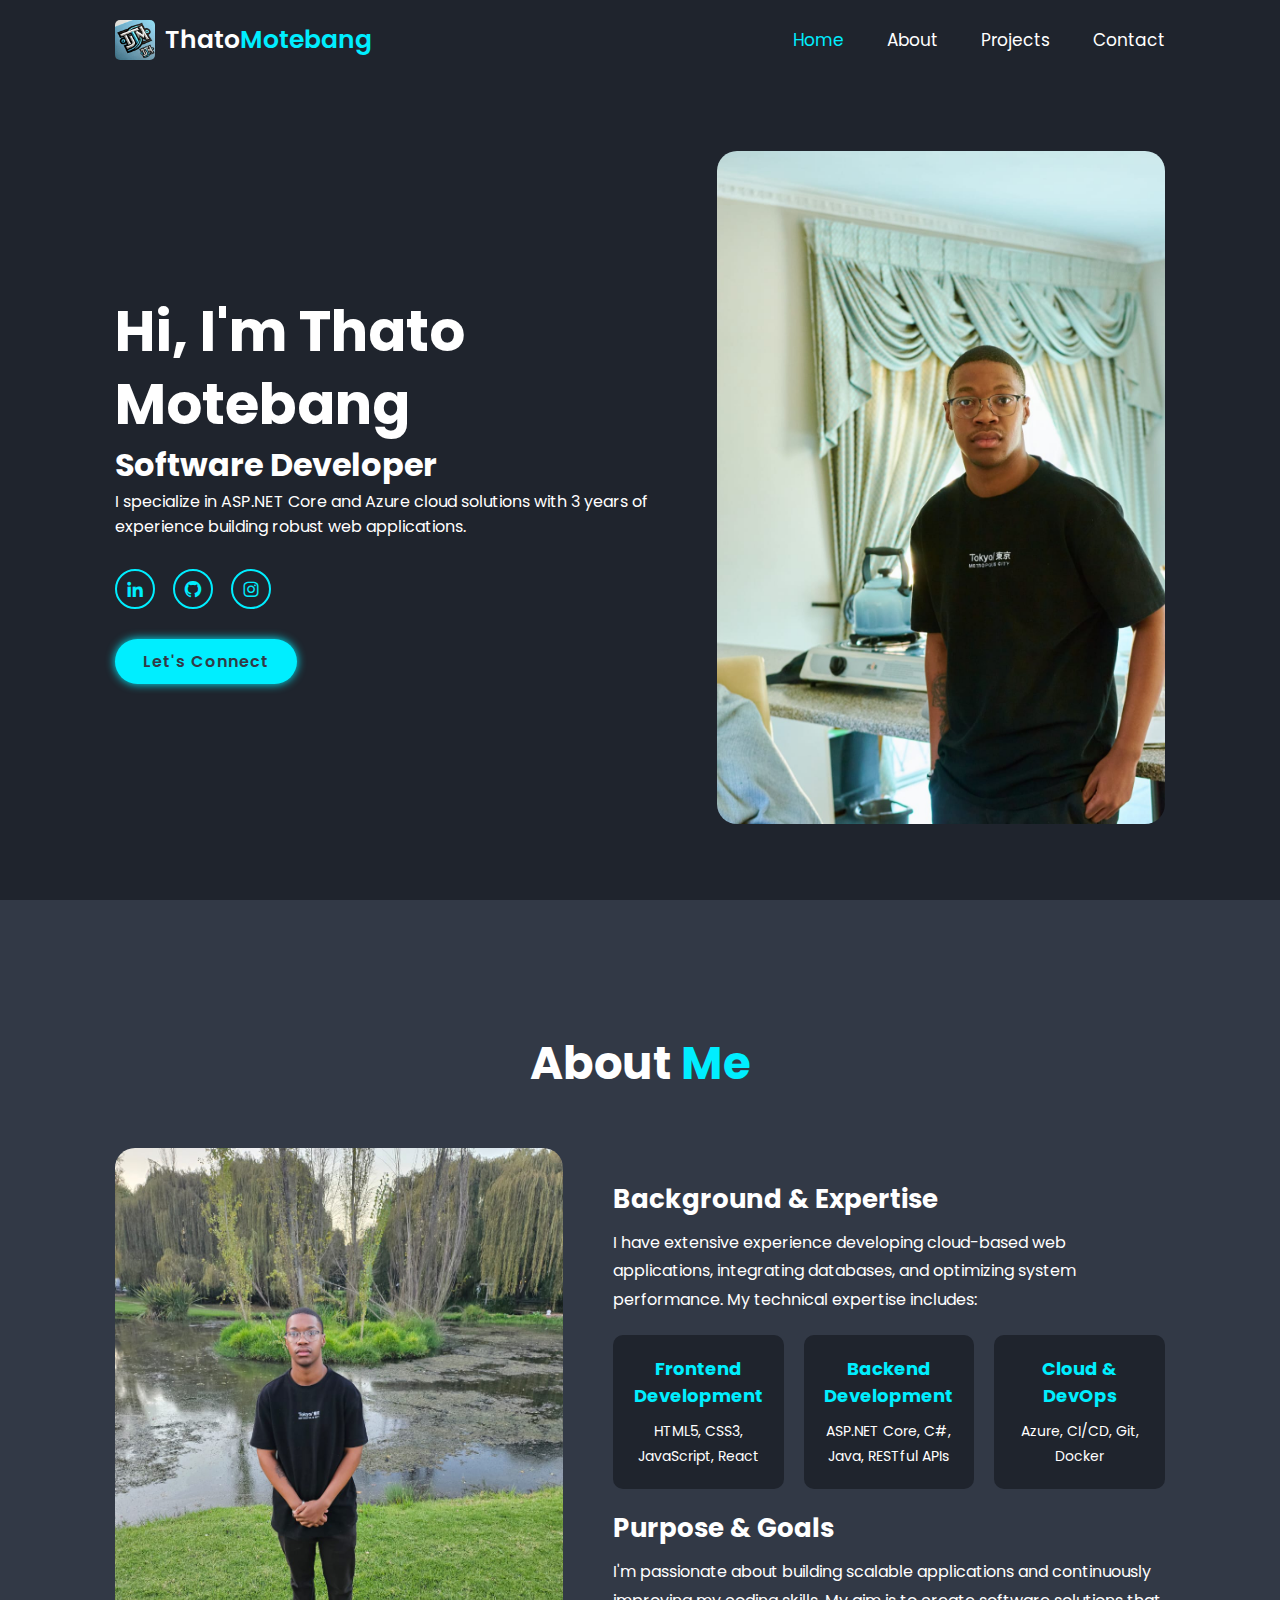
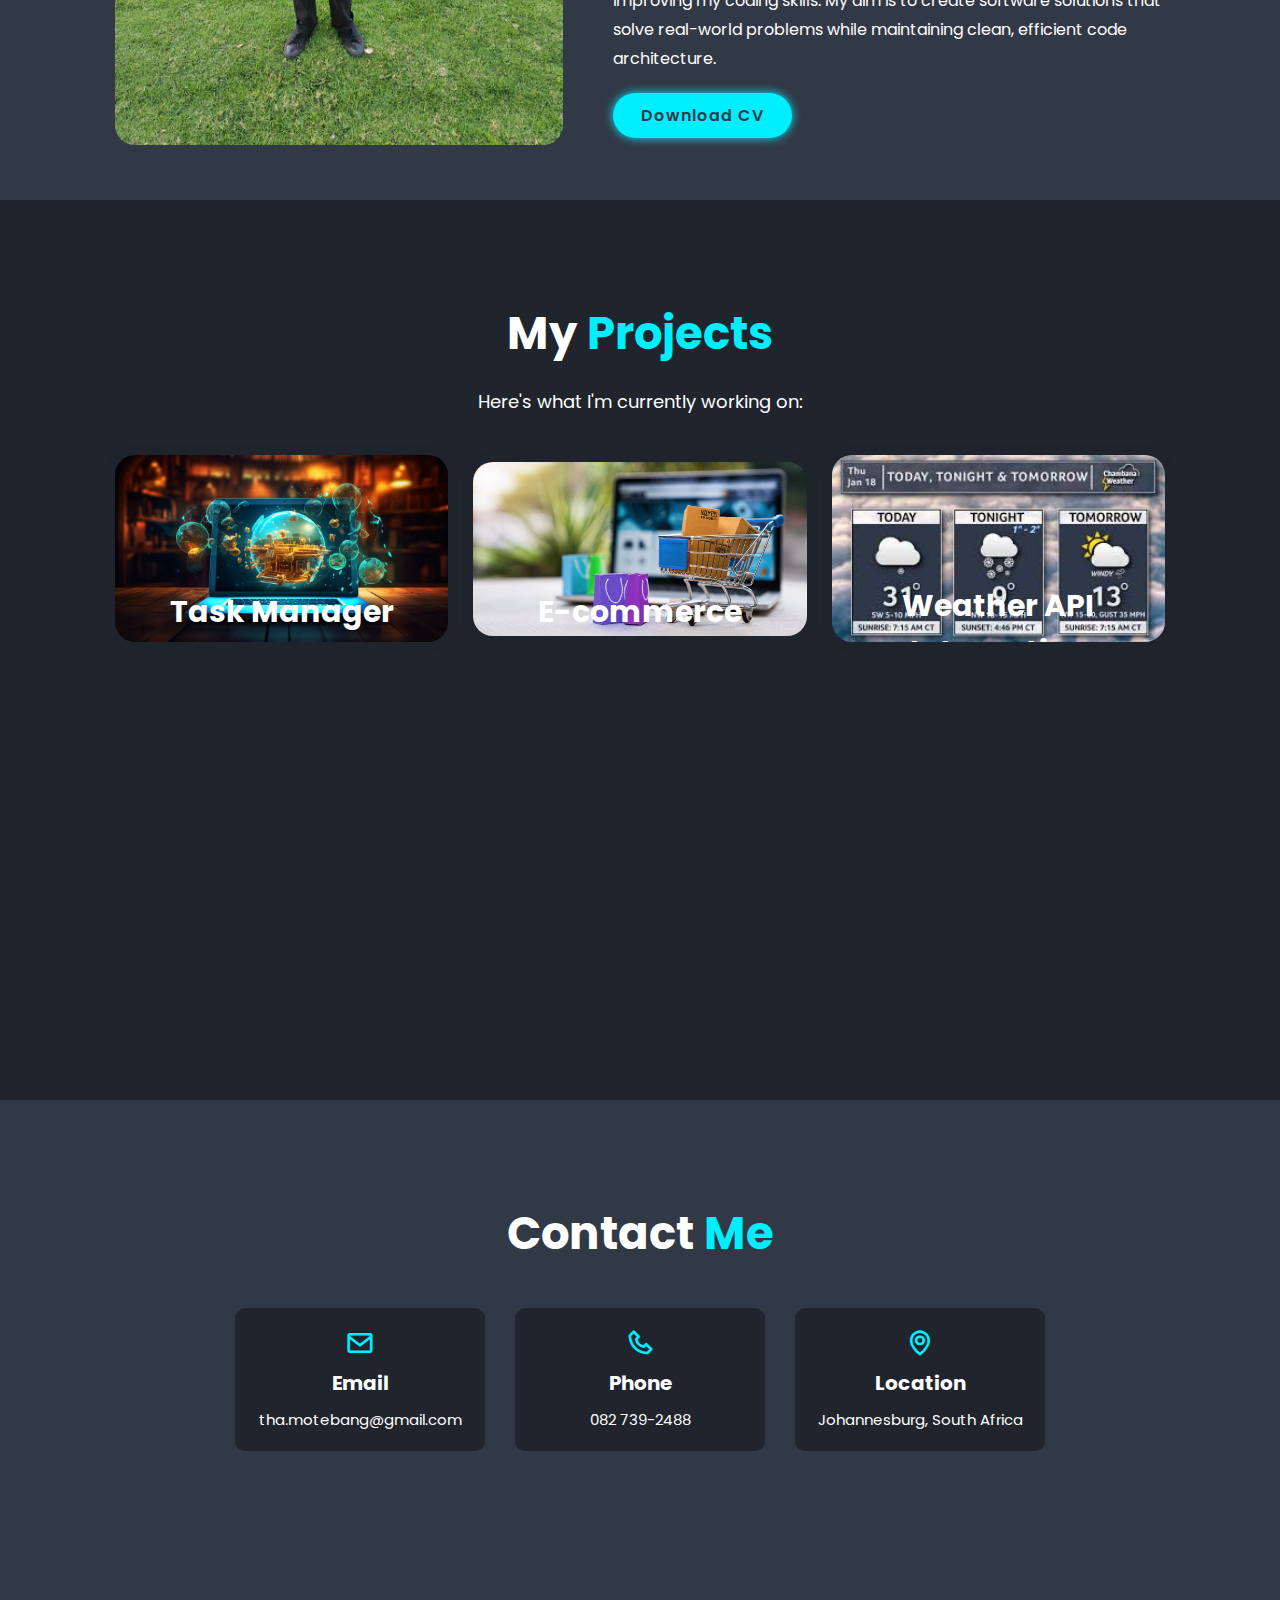
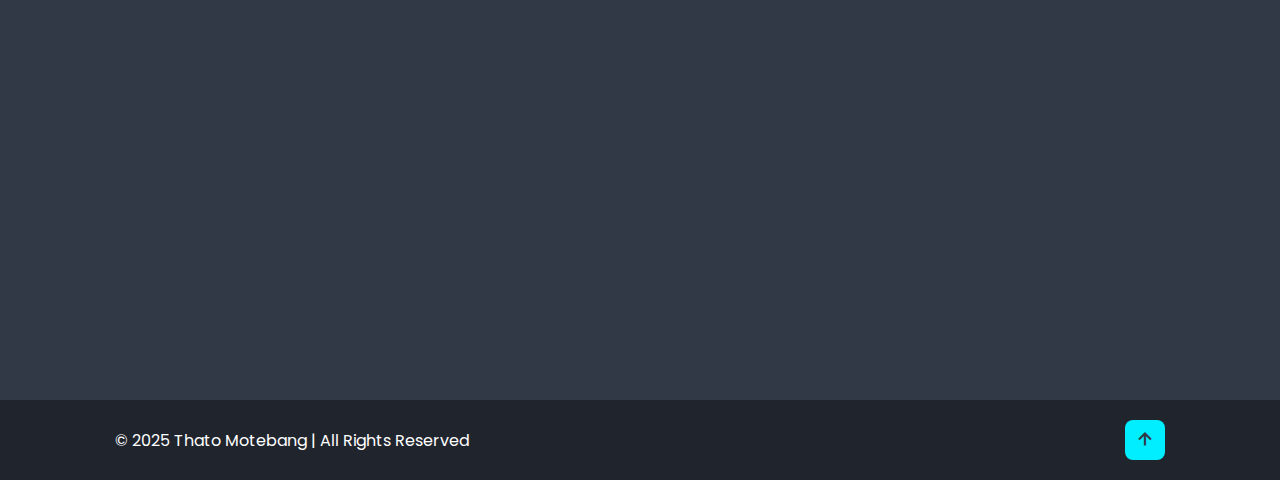
<file: index.html>
<!DOCTYPE html>
<html lang="en">
<head>
    <meta charset="utf-8">
    <meta name="viewport" content="width=device-width, initial-scale=1.0">
    <title>Thato Motebang Portfolio</title>
    <link rel="stylesheet" href="style.css">
    <link href='https://unpkg.com/boxicons@2.1.4/css/boxicons.min.css' rel='stylesheet'>
</head>
<body>
    <header class="header">
        <a href="#home" class="logo">
            <img src="logo.jpg" alt="Thato Motebang Logo">
            Thato
            <span>Motebang</span>
        </a>
        <i class='bx bx-menu' id="menu-icon"></i>
        <nav class="navbar">
            <a href="#home" class="active">Home</a>
            <a href="#about">About</a>
            <a href="#projects">Projects</a>
            <a href="#contact">Contact</a>
        </nav>
    </header>

    <!-- Home Section -->
    <section class="home" id="home">
        <div class="home-content">
            <h1>Hi, I'm Thato Motebang</h1>
            <h3>Software Developer</h3>
            <p>I specialize in ASP.NET Core and Azure cloud solutions with 3 years of experience building robust web applications.</p>
            <div class="social-media">
                <a href="https://linkedin.com/in/thato-motebang-128698328" target="_blank"><i class='bx bxl-linkedin'></i></a>
                <a href="https://github.com/Tjthegod2003" target="_blank"><i class='bx bxl-github'></i></a>
                <a href="https://instagram.com/its_thato_again/" target="_blank"><i class='bx bxl-instagram'></i></a>
            </div>
            <a href="#contact" class="btn">Let's Connect</a>
        </div>
        <div class="home-img">
            <img src="profile-photo.jpg" alt="Thato Motebang">
        </div>
    </section>

    <!-- About Section -->
    <section class="about" id="about">
        <h2 class="heading">About <span>Me</span></h2>
        <div class="about-content">
            <div class="about-img">
                <img src="about-photo.jpg" alt="About Thato Motebang">
            </div>
            <div class="about-text">
                <h3>Background & Expertise</h3>
                <p>I have extensive experience developing cloud-based web applications, integrating databases, and optimizing system performance. My technical expertise includes:</p>
                <div class="skills">
                    <div class="skill-item">
                        <h4>Frontend Development</h4>
                        <p>HTML5, CSS3, JavaScript, React</p>
                    </div>
                    <div class="skill-item">
                        <h4>Backend Development</h4>
                        <p>ASP.NET Core, C#, Java, RESTful APIs</p>
                    </div>
                    <div class="skill-item">
                        <h4>Cloud & DevOps</h4>
                        <p>Azure, CI/CD, Git, Docker</p>
                    </div>
                </div>
                <h3>Purpose & Goals</h3>
                <p>I'm passionate about building scalable applications and continuously improving my coding skills. My aim is to create software solutions that solve real-world problems while maintaining clean, efficient code architecture.</p>
                <a href="THATO MOTEBANG CV latest.pdf" class="btn">Download CV</a>
            </div>
        </div>
    </section>

    <!-- Projects Section -->
    <section class="projects" id="projects">
        <h2 class="heading">My <span>Projects</span></h2>
        <p class="section-description">Here's what I'm currently working on:</p>
        <div class="projects-container">
            <div class="project-box">
                <img src="project1.jpg" alt="Task Manager Project">
                <div class="project-layer">
                    <h4>Task Manager Application</h4>
                    <p>Currently building a Java-based task manager application with SQLite integration and advanced file handling capabilities.</p>
                    <div class="project-tech">
                        <span>Java</span>
                        <span>SQLite</span>
                        <span>JavaFX</span>
                    </div>
                    <a href="#"><i class='bx bx-link-external'></i></a>
                </div>
            </div>
            <div class="project-box">
                <img src="project2.jpg" alt="E-commerce Platform">
                <div class="project-layer">
                    <h4>E-commerce Platform</h4>
                    <p>Developing a full-stack e-commerce platform with ASP.NET Core backend and React frontend.</p>
                    <div class="project-tech">
                        <span>ASP.NET Core</span>
                        <span>React</span>
                        <span>Azure</span>
                    </div>
                    <a href="#"><i class='bx bx-link-external'></i></a>
                </div>
            </div>
            <div class="project-box">
                <img src="project3.jpg" alt="Weather API Integration">
                <div class="project-layer">
                    <h4>Weather API Integration</h4>
                    <p>Building a responsive weather dashboard that integrates with multiple APIs for accurate forecasting.</p>
                    <div class="project-tech">
                        <span>JavaScript</span>
                        <span>API Integration</span>
                        <span>CSS3</span>
                    </div>
                    <a href="#"><i class='bx bx-link-external'></i></a>
                </div>
            </div>
        </div>
    </section>

    <!-- Contact Section -->
    <section class="contact" id="contact">
        <h2 class="heading">Contact <span>Me</span></h2>

        <div class="contact-info">
            <div class="contact-card">
                <i class='bx bx-envelope'></i>
                <h3>Email</h3>
                <p><a href="mailto:tha.motebang@gmail.com">tha.motebang@gmail.com</a></p>
            </div>
            <div class="contact-card">
                <i class='bx bx-phone'></i>
                <h3>Phone</h3>
                <p><a href="tel:0827392488"> 082 739-2488</a></p>
            </div>
            <div class="contact-card">
                <i class='bx bx-map'></i>
                <h3>Location</h3>
                <p>Johannesburg, South Africa</p>
            </div>
        </div>
    </section>

    <!-- Footer -->
    <footer class="footer">
        <div class="footer-text">
            <p>&copy; 2025 Thato Motebang | All Rights Reserved</p>
        </div>
        <div class="footer-iconTop">
            <a href="#home"><i class='bx bx-up-arrow-alt'></i></a>
        </div>
    </footer>

    <script src="script.js"></script>
</body>
</html>
</file>
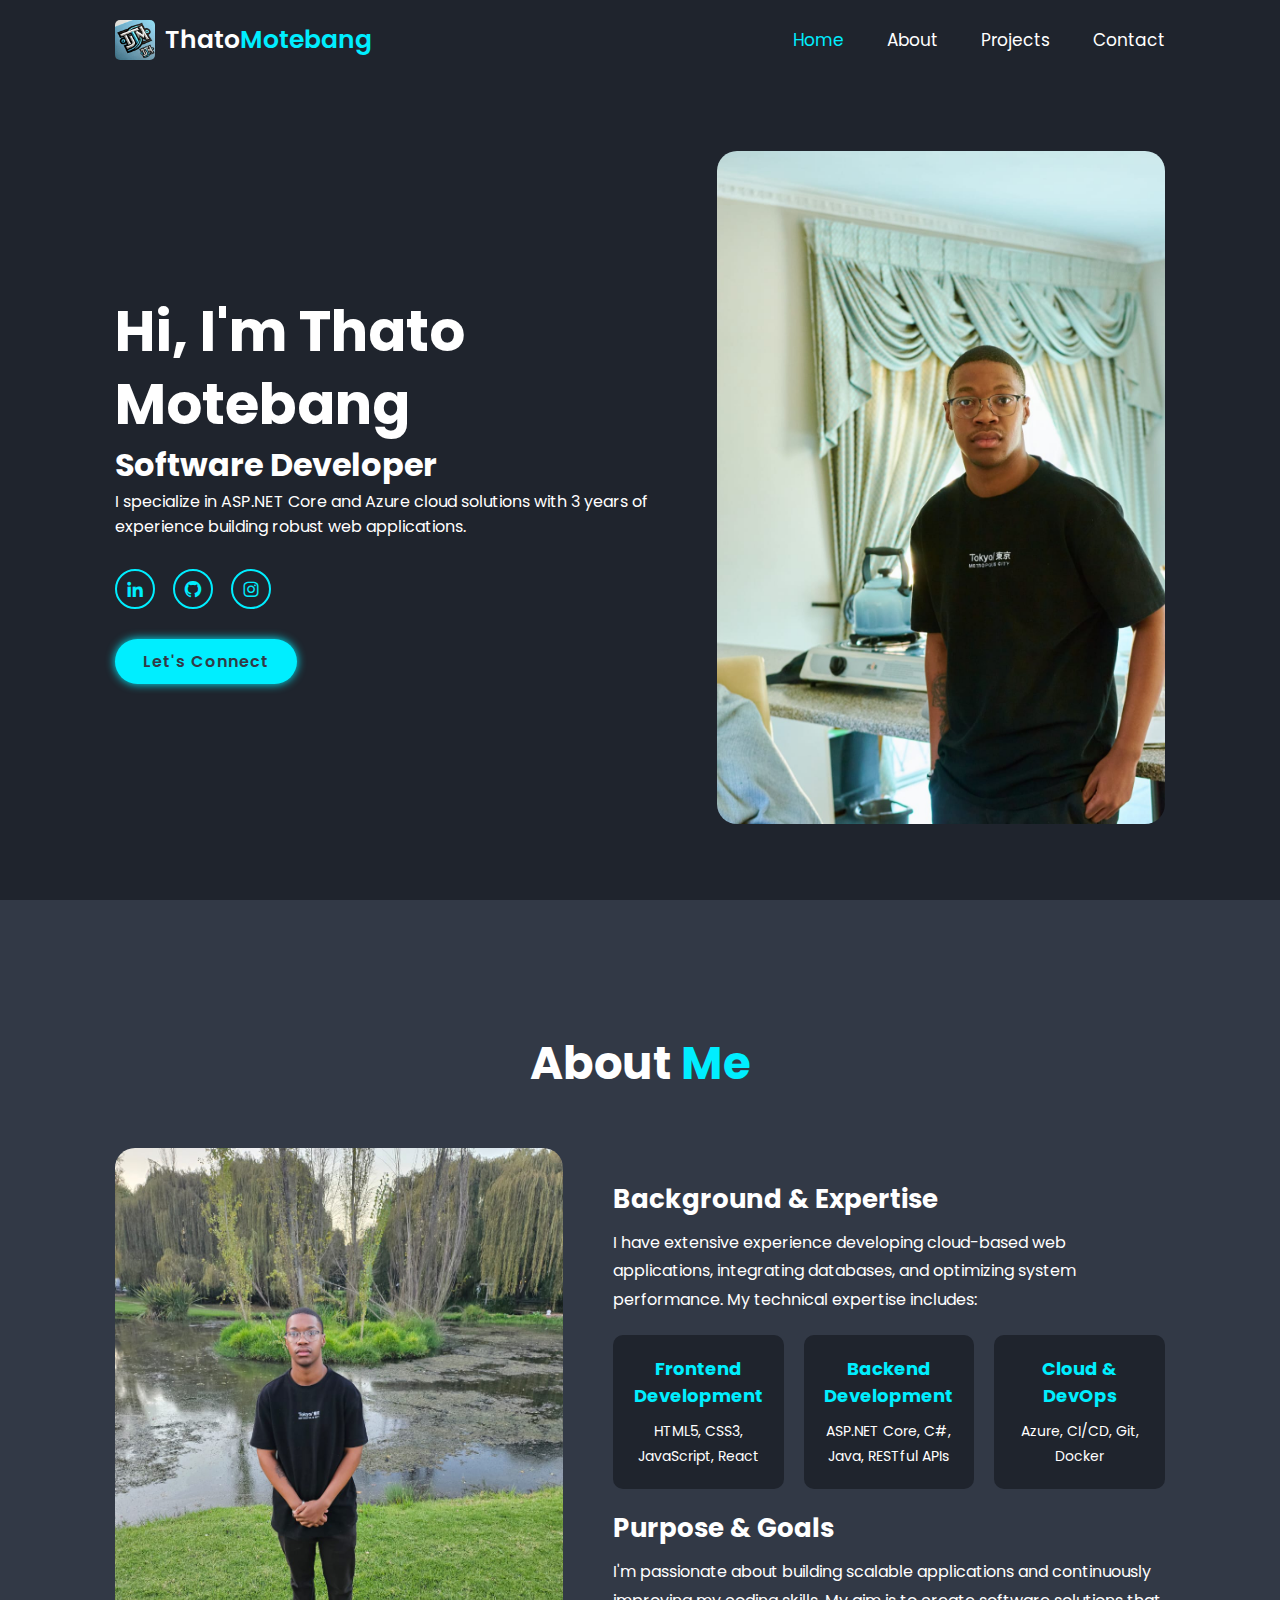
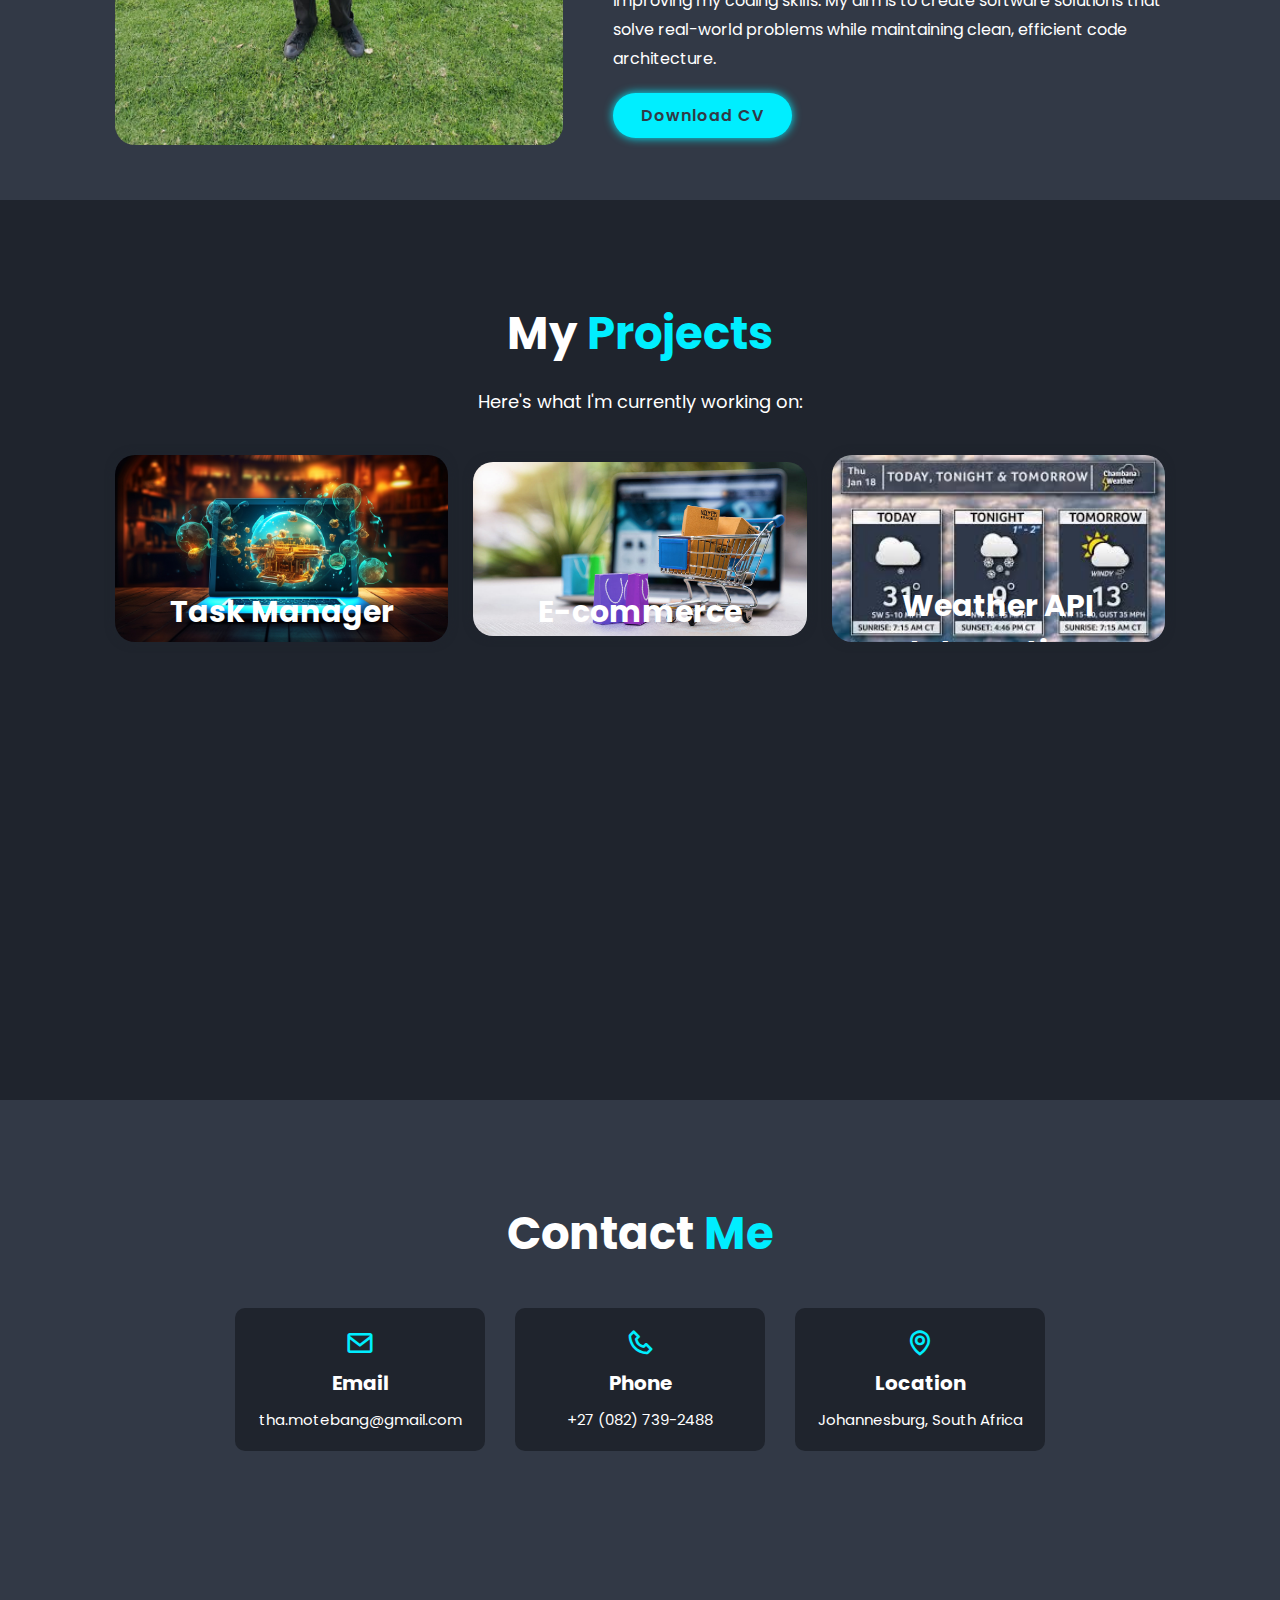
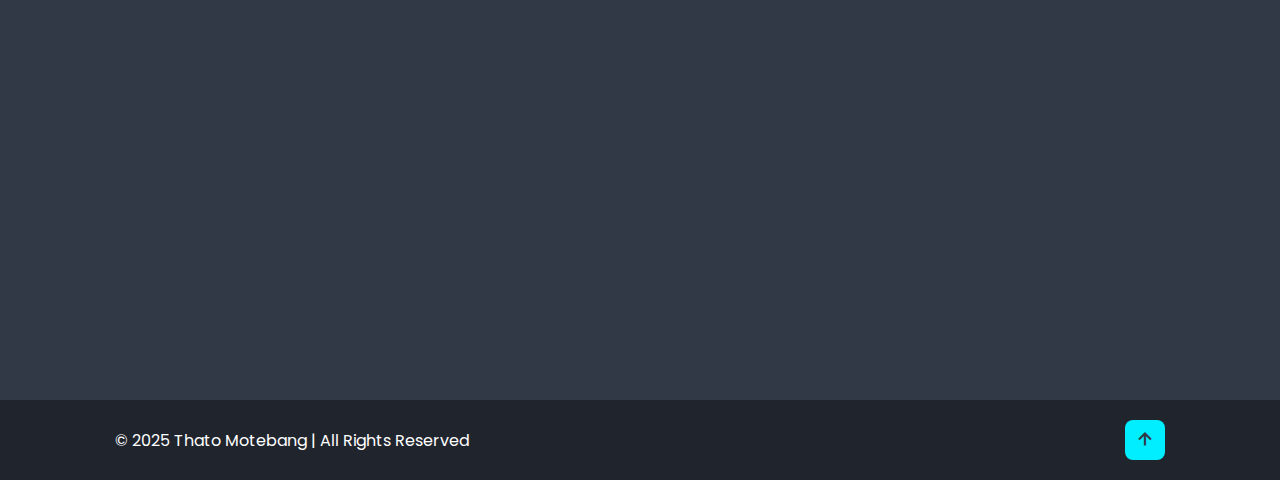
<file: Portfolio/index.html>
<!DOCTYPE html>
<html lang="en">
<head>
    <meta charset="utf-8">
    <meta name="viewport" content="width=device-width, initial-scale=1.0">
    <title>Thato Motebang Portfolio</title>
    <link rel="stylesheet" href="style.css">
    <link href='https://unpkg.com/boxicons@2.1.4/css/boxicons.min.css' rel='stylesheet'>
</head>
<body>
    <header class="header">
        <a href="#home" class="logo">
            <img src="logo.jpg" alt="Thato Motebang Logo">
            Thato
            <span>Motebang</span>
        </a>
        <i class='bx bx-menu' id="menu-icon"></i>
        <nav class="navbar">
            <a href="#home" class="active">Home</a>
            <a href="#about">About</a>
            <a href="#projects">Projects</a>
            <a href="#contact">Contact</a>
        </nav>
    </header>

    <!-- Home Section -->
    <section class="home" id="home">
        <div class="home-content">
            <h1>Hi, I'm Thato Motebang</h1>
            <h3>Software Developer</h3>
            <p>I specialize in ASP.NET Core and Azure cloud solutions with 3 years of experience building robust web applications.</p>
            <div class="social-media">
                <a href="https://linkedin.com/in/thato-motebang-128698328" target="_blank"><i class='bx bxl-linkedin'></i></a>
                <a href="https://github.com/Tjthegod2003" target="_blank"><i class='bx bxl-github'></i></a>
                <a href="https://instagram.com/its_thato_again/" target="_blank"><i class='bx bxl-instagram'></i></a>
            </div>
            <a href="#contact" class="btn">Let's Connect</a>
        </div>
        <div class="home-img">
            <img src="profile-photo.jpg" alt="Thato Motebang">
        </div>
    </section>

    <!-- About Section -->
    <section class="about" id="about">
        <h2 class="heading">About <span>Me</span></h2>
        <div class="about-content">
            <div class="about-img">
                <img src="about-photo.jpg" alt="About Thato Motebang">
            </div>
            <div class="about-text">
                <h3>Background & Expertise</h3>
                <p>I have extensive experience developing cloud-based web applications, integrating databases, and optimizing system performance. My technical expertise includes:</p>
                <div class="skills">
                    <div class="skill-item">
                        <h4>Frontend Development</h4>
                        <p>HTML5, CSS3, JavaScript, React</p>
                    </div>
                    <div class="skill-item">
                        <h4>Backend Development</h4>
                        <p>ASP.NET Core, C#, Java, RESTful APIs</p>
                    </div>
                    <div class="skill-item">
                        <h4>Cloud & DevOps</h4>
                        <p>Azure, CI/CD, Git, Docker</p>
                    </div>
                </div>
                <h3>Purpose & Goals</h3>
                <p>I'm passionate about building scalable applications and continuously improving my coding skills. My aim is to create software solutions that solve real-world problems while maintaining clean, efficient code architecture.</p>
                <a href="Thato Motebang CV.pdf" class="btn">Download CV</a>
            </div>
        </div>
    </section>

    <!-- Projects Section -->
    <section class="projects" id="projects">
        <h2 class="heading">My <span>Projects</span></h2>
        <p class="section-description">Here's what I'm currently working on:</p>
        <div class="projects-container">
            <div class="project-box">
                <img src="project1.jpg" alt="Task Manager Project">
                <div class="project-layer">
                    <h4>Task Manager Application</h4>
                    <p>Currently building a Java-based task manager application with SQLite integration and advanced file handling capabilities.</p>
                    <div class="project-tech">
                        <span>Java</span>
                        <span>SQLite</span>
                        <span>JavaFX</span>
                    </div>
                    <a href="#"><i class='bx bx-link-external'></i></a>
                </div>
            </div>
            <div class="project-box">
                <img src="project2.jpg" alt="E-commerce Platform">
                <div class="project-layer">
                    <h4>E-commerce Platform</h4>
                    <p>Developing a full-stack e-commerce platform with ASP.NET Core backend and React frontend.</p>
                    <div class="project-tech">
                        <span>ASP.NET Core</span>
                        <span>React</span>
                        <span>Azure</span>
                    </div>
                    <a href="#"><i class='bx bx-link-external'></i></a>
                </div>
            </div>
            <div class="project-box">
                <img src="project3.jpg" alt="Weather API Integration">
                <div class="project-layer">
                    <h4>Weather API Integration</h4>
                    <p>Building a responsive weather dashboard that integrates with multiple APIs for accurate forecasting.</p>
                    <div class="project-tech">
                        <span>JavaScript</span>
                        <span>API Integration</span>
                        <span>CSS3</span>
                    </div>
                    <a href="#"><i class='bx bx-link-external'></i></a>
                </div>
            </div>
        </div>
    </section>

    <!-- Contact Section -->
    <section class="contact" id="contact">
        <h2 class="heading">Contact <span>Me</span></h2>

        <div class="contact-info">
            <div class="contact-card">
                <i class='bx bx-envelope'></i>
                <h3>Email</h3>
                <p><a href="mailto:tha.motebang@gmail.com">tha.motebang@gmail.com</a></p>
            </div>
            <div class="contact-card">
                <i class='bx bx-phone'></i>
                <h3>Phone</h3>
                <p><a href="tel:+270827392488">+27 (082) 739-2488</a></p>
            </div>
            <div class="contact-card">
                <i class='bx bx-map'></i>
                <h3>Location</h3>
                <p>Johannesburg, South Africa</p>
            </div>
        </div>
    </section>

    <!-- Footer -->
    <footer class="footer">
        <div class="footer-text">
            <p>&copy; 2025 Thato Motebang | All Rights Reserved</p>
        </div>
        <div class="footer-iconTop">
            <a href="#home"><i class='bx bx-up-arrow-alt'></i></a>
        </div>
    </footer>

    <script src="script.js"></script>
</body>
</html>
</file>
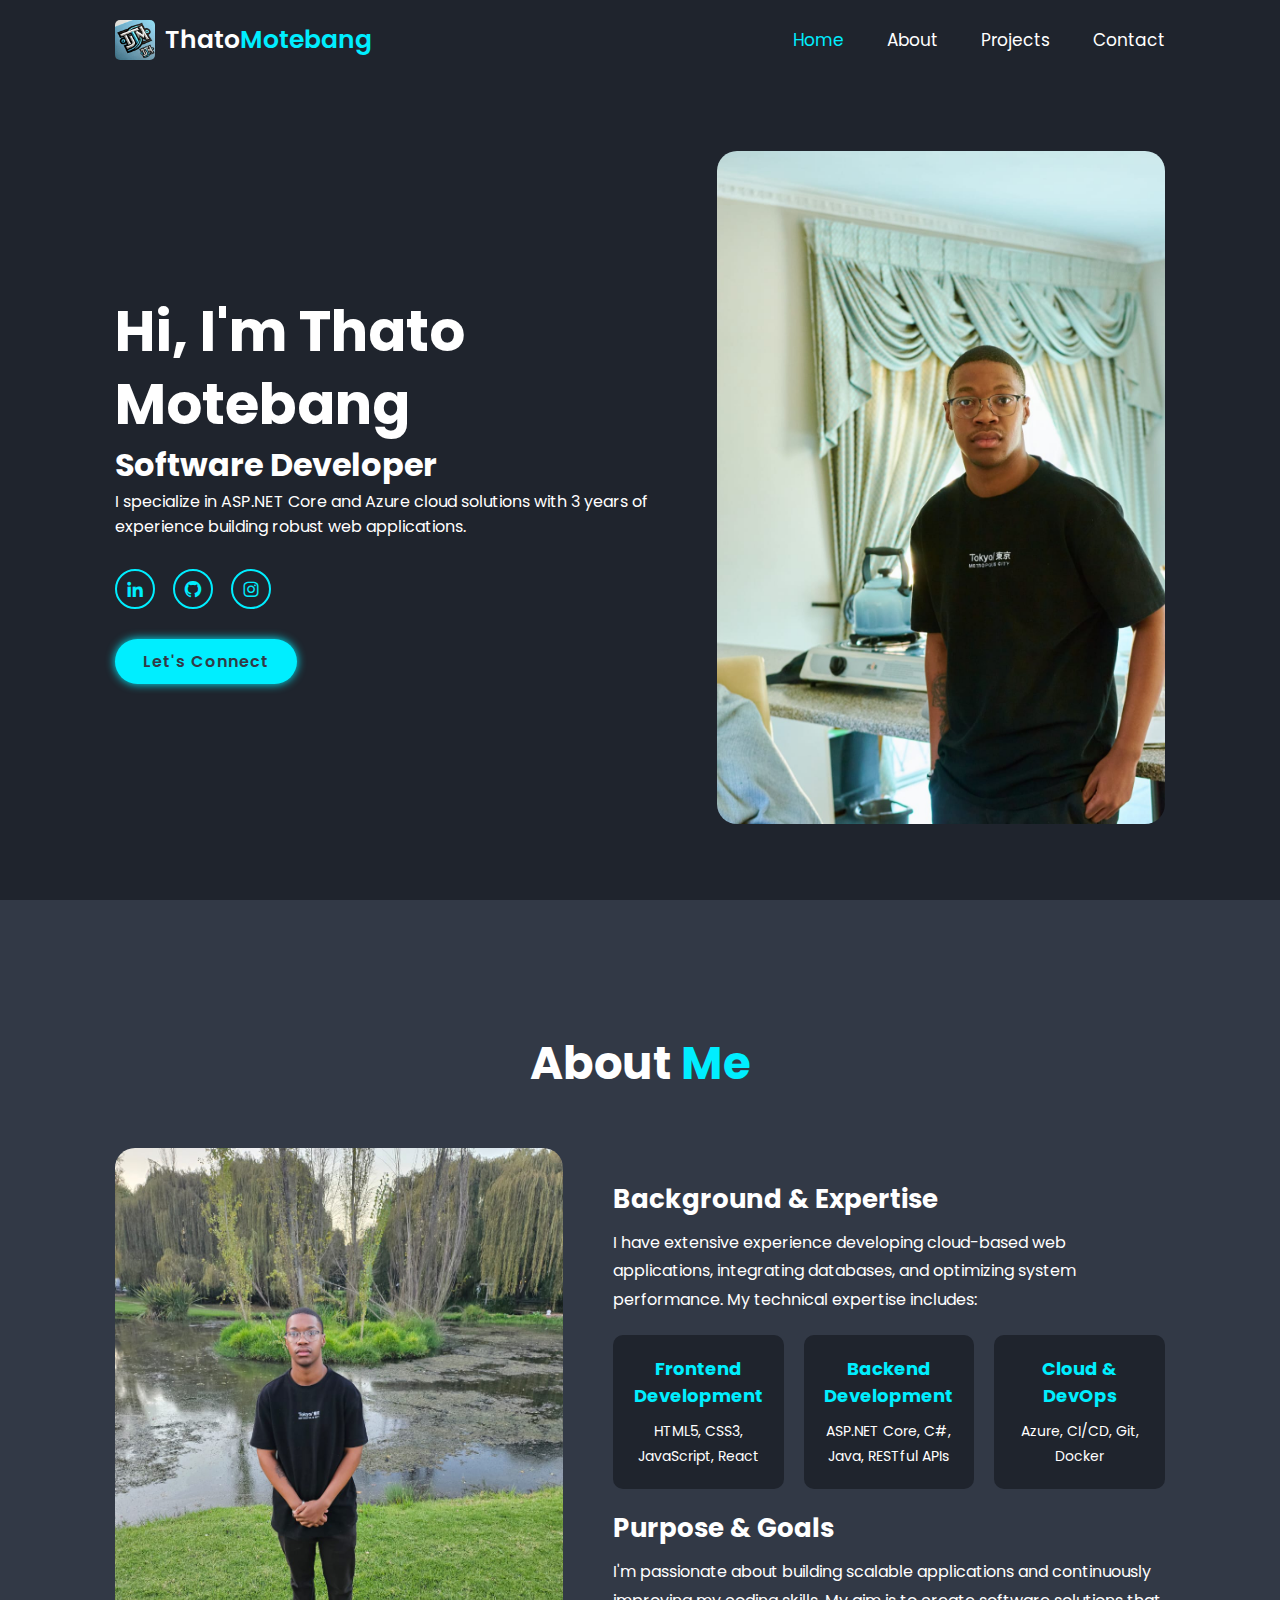
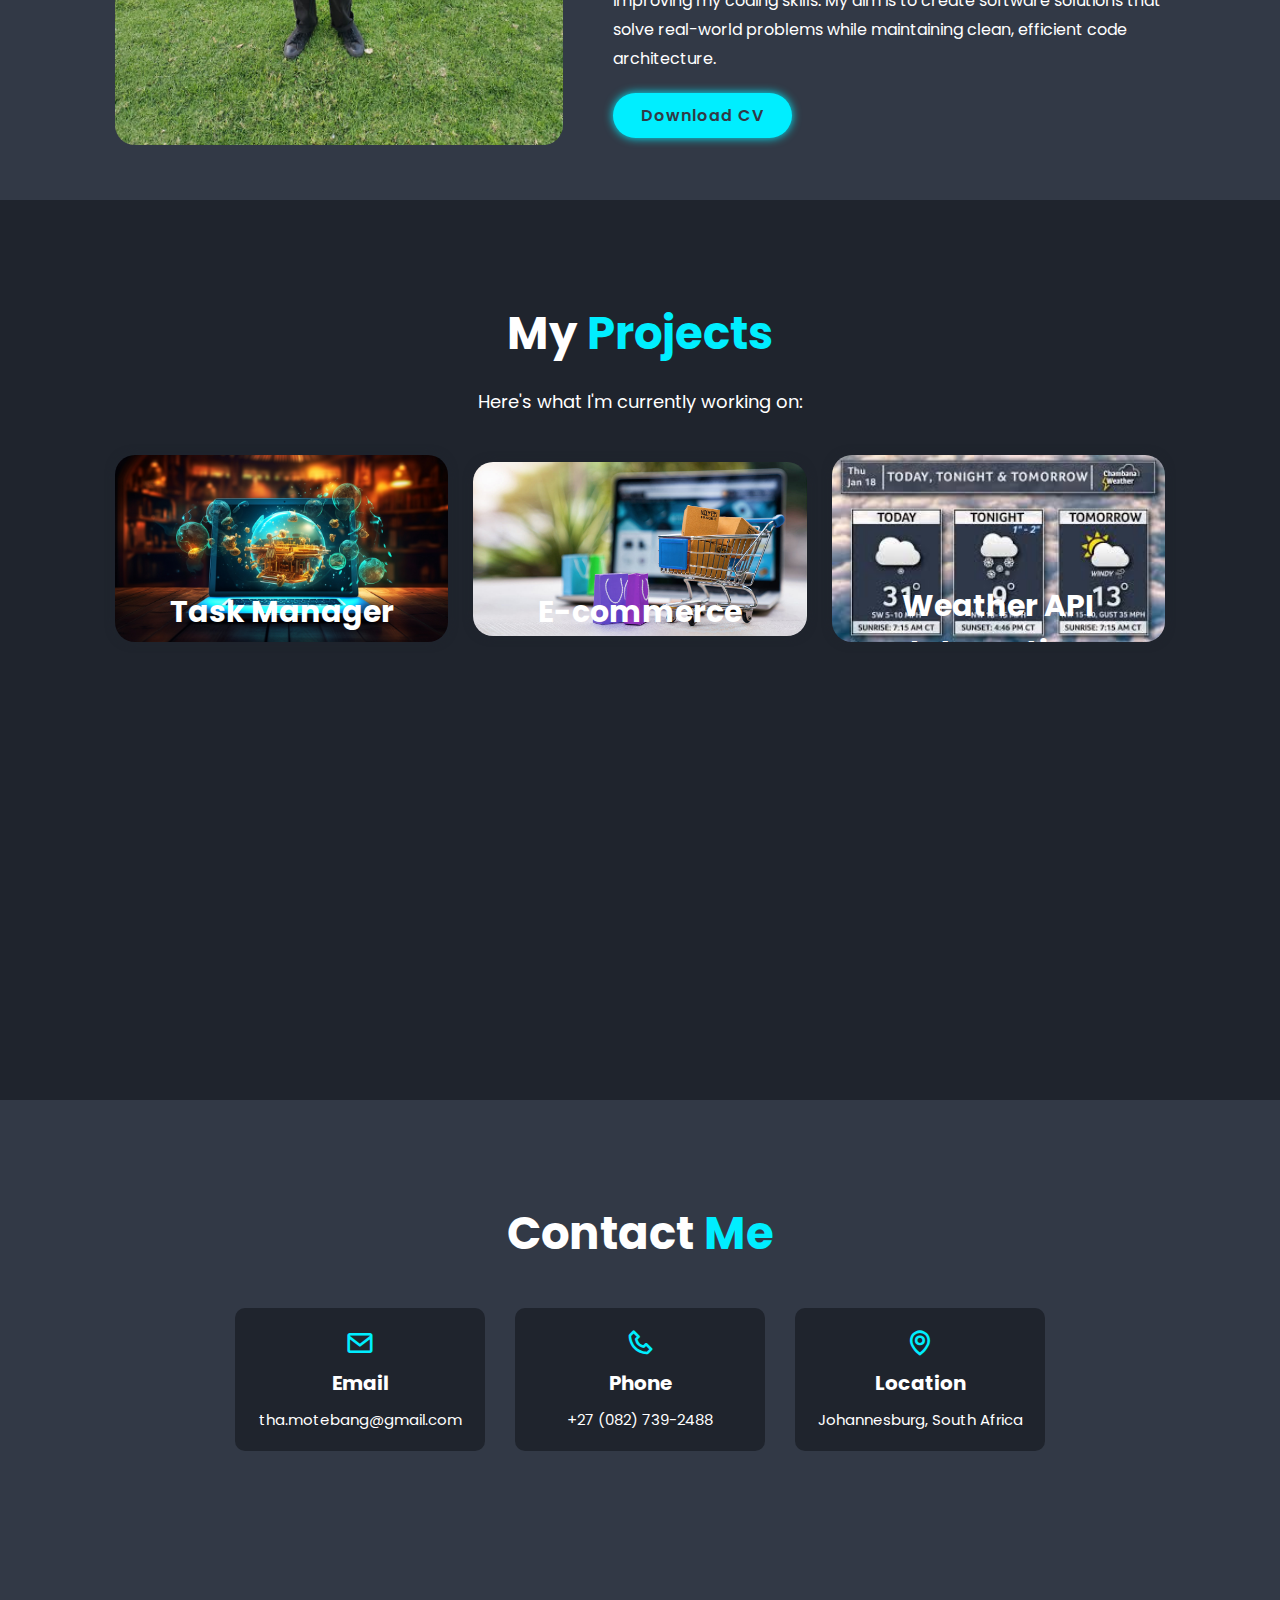
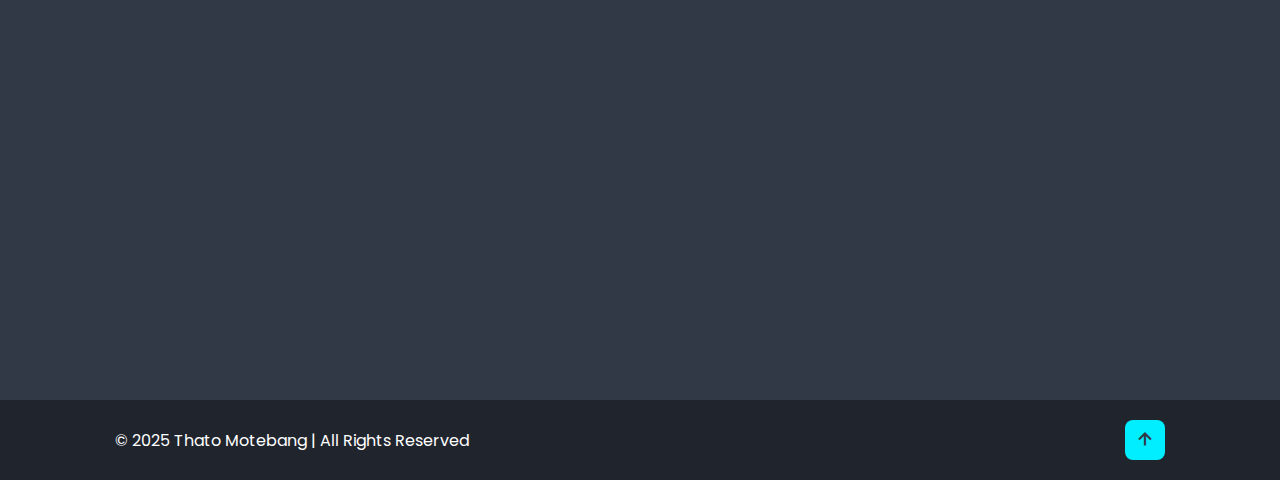
<file: Portfolio/PortfolioHome.html>
<!DOCTYPE html>
<html lang="en">
<head>
    <meta charset="utf-8">
    <meta name="viewport" content="width=device-width, initial-scale=1.0">
    <title>Thato Motebang Portfolio</title>
    <link rel="stylesheet" href="style.css">
    <link href='https://unpkg.com/boxicons@2.1.4/css/boxicons.min.css' rel='stylesheet'>
</head>
<body>
    <header class="header">
        <a href="#home" class="logo">
            <img src="logo.jpg" alt="Thato Motebang Logo">
            Thato
            <span>Motebang</span>
        </a>
        <i class='bx bx-menu' id="menu-icon"></i>
        <nav class="navbar">
            <a href="#home" class="active">Home</a>
            <a href="#about">About</a>
            <a href="#projects">Projects</a>
            <a href="#contact">Contact</a>
        </nav>
    </header>

    <!-- Home Section -->
    <section class="home" id="home">
        <div class="home-content">
            <h1>Hi, I'm Thato Motebang</h1>
            <h3>Software Developer</h3>
            <p>I specialize in ASP.NET Core and Azure cloud solutions with 3 years of experience building robust web applications.</p>
            <div class="social-media">
                <a href="https://linkedin.com/in/thato-motebang-128698328" target="_blank"><i class='bx bxl-linkedin'></i></a>
                <a href="https://github.com/Tjthegod2003" target="_blank"><i class='bx bxl-github'></i></a>
                <a href="https://instagram.com/its_thato_again/" target="_blank"><i class='bx bxl-instagram'></i></a>
            </div>
            <a href="#contact" class="btn">Let's Connect</a>
        </div>
        <div class="home-img">
            <img src="profile-photo.jpg" alt="Thato Motebang">
        </div>
    </section>

    <!-- About Section -->
    <section class="about" id="about">
        <h2 class="heading">About <span>Me</span></h2>
        <div class="about-content">
            <div class="about-img">
                <img src="about-photo.jpg" alt="About Thato Motebang">
            </div>
            <div class="about-text">
                <h3>Background & Expertise</h3>
                <p>I have extensive experience developing cloud-based web applications, integrating databases, and optimizing system performance. My technical expertise includes:</p>
                <div class="skills">
                    <div class="skill-item">
                        <h4>Frontend Development</h4>
                        <p>HTML5, CSS3, JavaScript, React</p>
                    </div>
                    <div class="skill-item">
                        <h4>Backend Development</h4>
                        <p>ASP.NET Core, C#, Java, RESTful APIs</p>
                    </div>
                    <div class="skill-item">
                        <h4>Cloud & DevOps</h4>
                        <p>Azure, CI/CD, Git, Docker</p>
                    </div>
                </div>
                <h3>Purpose & Goals</h3>
                <p>I'm passionate about building scalable applications and continuously improving my coding skills. My aim is to create software solutions that solve real-world problems while maintaining clean, efficient code architecture.</p>
                <a href="Thato Motebang CV.pdf" class="btn">Download CV</a>
            </div>
        </div>
    </section>

    <!-- Projects Section -->
    <section class="projects" id="projects">
        <h2 class="heading">My <span>Projects</span></h2>
        <p class="section-description">Here's what I'm currently working on:</p>
        <div class="projects-container">
            <div class="project-box">
                <img src="project1.jpg" alt="Task Manager Project">
                <div class="project-layer">
                    <h4>Task Manager Application</h4>
                    <p>Currently building a Java-based task manager application with SQLite integration and advanced file handling capabilities.</p>
                    <div class="project-tech">
                        <span>Java</span>
                        <span>SQLite</span>
                        <span>JavaFX</span>
                    </div>
                    <a href="#"><i class='bx bx-link-external'></i></a>
                </div>
            </div>
            <div class="project-box">
                <img src="project2.jpg" alt="E-commerce Platform">
                <div class="project-layer">
                    <h4>E-commerce Platform</h4>
                    <p>Developing a full-stack e-commerce platform with ASP.NET Core backend and React frontend.</p>
                    <div class="project-tech">
                        <span>ASP.NET Core</span>
                        <span>React</span>
                        <span>Azure</span>
                    </div>
                    <a href="#"><i class='bx bx-link-external'></i></a>
                </div>
            </div>
            <div class="project-box">
                <img src="project3.jpg" alt="Weather API Integration">
                <div class="project-layer">
                    <h4>Weather API Integration</h4>
                    <p>Building a responsive weather dashboard that integrates with multiple APIs for accurate forecasting.</p>
                    <div class="project-tech">
                        <span>JavaScript</span>
                        <span>API Integration</span>
                        <span>CSS3</span>
                    </div>
                    <a href="#"><i class='bx bx-link-external'></i></a>
                </div>
            </div>
        </div>
    </section>

    <!-- Contact Section -->
    <section class="contact" id="contact">
        <h2 class="heading">Contact <span>Me</span></h2>

        <div class="contact-info">
            <div class="contact-card">
                <i class='bx bx-envelope'></i>
                <h3>Email</h3>
                <p><a href="mailto:tha.motebang@gmail.com">tha.motebang@gmail.com</a></p>
            </div>
            <div class="contact-card">
                <i class='bx bx-phone'></i>
                <h3>Phone</h3>
                <p><a href="tel:+270827392488">+27 (082) 739-2488</a></p>
            </div>
            <div class="contact-card">
                <i class='bx bx-map'></i>
                <h3>Location</h3>
                <p>Johannesburg, South Africa</p>
            </div>
        </div>
    </section>

    <!-- Footer -->
    <footer class="footer">
        <div class="footer-text">
            <p>&copy; 2025 Thato Motebang | All Rights Reserved</p>
        </div>
        <div class="footer-iconTop">
            <a href="#home"><i class='bx bx-up-arrow-alt'></i></a>
        </div>
    </footer>

    <script src="script.js"></script>
</body>
</html>
</file>
<file: style.css>
@import url('https://fonts.googleapis.com/css2?family=Poppins:wght@300;400;500;600;700;800;900&display=swap');

* {
    margin: 0;
    padding: 0;
    box-sizing: border-box;
    text-decoration: none;
    border: none;
    outline: none;
    scroll-behavior: smooth;
    font-family: 'Poppins', sans-serif;
}

:root {
    --bg-color: #1f242d;
    --second-bg-color: #323946;
    --text-color: #fff;
    --main-color: #0ef;
}

html {
    font-size: 62.5%;
    overflow-x: hidden;
}

body {
    background: var(--bg-color);
    color: var(--text-color);
}

section {
    min-height: 100vh;
    padding: 10rem 9% 2rem;
}

.header {
    position: fixed;
    top: 0;
    left: 0;
    width: 100%;
    padding: 2rem 9%;
    background: var(--bg-color);
    display: flex;
    justify-content: space-between;
    align-items: center;
    z-index: 100;
}

.logo {
    font-size: 2.5rem;
    color: var(--text-color);
    font-weight: 600;
    cursor: default;
    display: flex;
    align-items: center;
}

    .logo img {
        height: 4rem;
        margin-right: 1rem;
        border-radius: 0.5rem;
    }

    .logo span {
        color: var(--main-color);
    }

.navbar a {
    font-size: 1.7rem;
    color: var(--text-color);
    margin-left: 4rem;
    transition: .3s;
}

    .navbar a:hover,
    .navbar a.active {
        color: var(--main-color);
    }

#menu-icon {
    font-size: 3.6rem;
    color: var(--text-color);
    display: none;
}

.home {
    display: flex;
    justify-content: center;
    align-items: center;
}

.home-img img {
    width: 35vw;
    animation: floatImage 4s ease-in-out infinite;
    border-radius: 2rem;
}

@keyframes floatImage {
    0% {
        transform: translateY(0);
    }

    50% {
        transform: translateY(-2.4rem);
    }

    100% {
        transform: translateY(0);
    }
}

.home-content h3 {
    font-size: 3.2rem;
    font-weight: 700;
}

    .home-content h3:nth-of-type(2) {
        margin-bottom: 2rem;
    }

span {
    color: var(--main-color);
}

.home-content h1 {
    font-size: 5.6rem;
    font-weight: 700;
    line-height: 1.3;
}

.home-content p {
    font-size: 1.6rem;
}

.social-media a {
    display: inline-flex;
    justify-content: center;
    align-items: center;
    width: 4rem;
    height: 4rem;
    background: transparent;
    border: .2rem solid var(--main-color);
    border-radius: 50%;
    font-size: 2rem;
    color: var(--main-color);
    margin: 3rem 1.5rem 3rem 0;
    transition: .5s ease;
}

    .social-media a:hover {
        background: var(--main-color);
        color: var(--second-bg-color);
        box-shadow: 0 0 1rem var(--main-color);
    }

.btn {
    display: inline-block;
    padding: 1rem 2.8rem;
    background: var(--main-color);
    border-radius: 4rem;
    box-shadow: 0 0 1rem var(--main-color);
    font-size: 1.6rem;
    color: var(--second-bg-color);
    letter-spacing: .1rem;
    font-weight: 600;
    transition: .5s ease;
}

    .btn:hover {
        box-shadow: none;
    }

.about {
    display: flex;
    justify-content: center;
    align-items: center;
    gap: 2rem;
    background: var(--second-bg-color);
    flex-direction: column;
}

.heading {
    text-align: center;
    font-size: 4.5rem;
}

.about-content {
    display: flex;
    justify-content: center;
    align-items: center;
    gap: 5rem;
    margin-top: 3rem;
}

.about-img img {
    width: 35vw;
    border-radius: 2rem;
}

.about-text h3 {
    font-size: 2.6rem;
    margin: 2rem 0 1rem;
}

.about-text p {
    font-size: 1.6rem;
    margin-bottom: 2rem;
    line-height: 1.8;
}

.skills {
    display: grid;
    grid-template-columns: repeat(3, 1fr);
    gap: 2rem;
    margin: 2rem 0;
}

.skill-item {
    background: var(--bg-color);
    padding: 2rem;
    border-radius: 1rem;
    text-align: center;
}

    .skill-item h4 {
        font-size: 1.8rem;
        margin-bottom: 1rem;
        color: var(--main-color);
    }

    .skill-item p {
        font-size: 1.4rem;
        margin-bottom: 0;
    }

.projects {
    background: var(--bg-color);
}

.section-description {
    text-align: center;
    font-size: 1.8rem;
    margin: 2rem 0 4rem;
}

.projects-container {
    display: grid;
    grid-template-columns: repeat(3, 1fr);
    align-items: center;
    gap: 2.5rem;
}

.project-box {
    position: relative;
    border-radius: 2rem;
    box-shadow: 0 0 1rem var(--bg-color);
    overflow: hidden;
    display: flex;
}

    .project-box img {
        width: 100%;
        transition: .5s ease;
    }

    .project-box:hover img {
        transform: scale(1.1);
    }

    .project-box .project-layer {
        position: absolute;
        bottom: 0;
        left: 0;
        width: 100%;
        height: 100%;
        background: linear-gradient(rgba(0, 0, 0, .1), var(--main-color));
        display: flex;
        justify-content: center;
        align-items: center;
        flex-direction: column;
        text-align: center;
        padding: 0 4rem;
        transform: translateY(100%);
        transition: .5s ease;
    }

    .project-box:hover .project-layer {
        transform: translateY(0);
    }

.project-layer h4 {
    font-size: 3rem;
}

.project-layer p {
    font-size: 1.6rem;
    margin: .3rem 0 1rem;
}

.project-tech {
    display: flex;
    flex-wrap: wrap;
    justify-content: center;
    gap: 1rem;
    margin-bottom: 1.5rem;
}

    .project-tech span {
        font-size: 1.2rem;
        background: var(--bg-color);
        color: var(--text-color);
        padding: .5rem 1rem;
        border-radius: 2rem;
    }

.project-layer a {
    display: inline-flex;
    justify-content: center;
    align-items: center;
    width: 5rem;
    height: 5rem;
    background: var(--text-color);
    border-radius: 50%;
}

    .project-layer a i {
        font-size: 2rem;
        color: var(--second-bg-color);
    }

.contact {
    background: var(--second-bg-color);
}

    .contact form {
        max-width: 70rem;
        margin: 1rem auto;
        text-align: center;
        margin-bottom: 3rem;
    }

        .contact form .input-box {
            display: flex;
            justify-content: space-between;
            flex-wrap: wrap;
        }

            .contact form .input-box input,
            .contact form textarea {
                width: 100%;
                padding: 1.5rem;
                font-size: 1.6rem;
                color: var(--text-color);
                background: var(--bg-color);
                border-radius: .8rem;
                margin: .7rem 0;
            }

            .contact form .input-box input {
                width: 49%;
            }

        .contact form textarea {
            resize: none;
        }

        .contact form .btn {
            margin-top: 2rem;
            cursor: pointer;
        }

.contact-info {
    display: flex;
    justify-content: center;
    gap: 3rem;
    flex-wrap: wrap;
    margin-top: 4rem;
}

.contact-card {
    background: var(--bg-color);
    padding: 2rem;
    border-radius: 1rem;
    text-align: center;
    width: 25rem;
}

    .contact-card i {
        font-size: 3rem;
        color: var(--main-color);
        margin-bottom: 1rem;
    }

    .contact-card h3 {
        font-size: 2rem;
        margin-bottom: 1rem;
    }

    .contact-card p {
        font-size: 1.5rem;
    }

    .contact-card a {
        color: var(--text-color);
        transition: .3s;
    }

        .contact-card a:hover {
            color: var(--main-color);
        }

.footer {
    display: flex;
    justify-content: space-between;
    align-items: center;
    flex-wrap: wrap;
    padding: 2rem 9%;
    background: var(--bg-color);
}

.footer-text p {
    font-size: 1.6rem;
}

.footer-iconTop a {
    display: inline-flex;
    justify-content: center;
    align-items: center;
    padding: .8rem;
    background: var(--main-color);
    border-radius: .8rem;
    transition: .5s ease;
}

    .footer-iconTop a:hover {
        box-shadow: 0 0 1rem var(--main-color);
    }

    .footer-iconTop a i {
        font-size: 2.4rem;
        color: var(--second-bg-color);
    }

/* BREAKPOINTS */
@media (max-width: 1200px) {
    html {
        font-size: 55%;
    }
}

@media (max-width: 991px) {
    .header {
        padding: 2rem 3%;
    }

    section {
        padding: 10rem 3% 2rem;
    }

    .projects {
        padding-bottom: 7rem;
    }

    .footer {
        padding: 2rem 3%;
    }
}

@media (max-width: 768px) {
    #menu-icon {
        display: block;
    }

    .navbar {
        position: absolute;
        top: 100%;
        left: 0;
        width: 100%;
        padding: 1rem 3%;
        background: var(--bg-color);
        border-top: .1rem solid rgba(0, 0, 0, .2);
        box-shadow: 0 .5rem 1rem rgba(0, 0, 0, .2);
        display: none;
    }

        .navbar.active {
            display: block;
        }

        .navbar a {
            display: block;
            font-size: 2rem;
            margin: 3rem 0;
        }

    .home {
        flex-direction: column;
    }

    .home-content h3 {
        font-size: 2.6rem;
    }

    .home-content h1 {
        font-size: 5rem;
    }

    .home-img img {
        width: 70vw;
        margin-top: 4rem;
    }

    .about {
        flex-direction: column-reverse;
    }

    .about-content {
        flex-direction: column;
    }

    .about img {
        width: 70vw;
        margin-top: 4rem;
    }

    .skills {
        grid-template-columns: 1fr;
    }

    .projects h2 {
        margin-bottom: 3rem;
    }

    .projects-container {
        grid-template-columns: repeat(2, 1fr);
    }

    .logo img {
        height: 3.5rem;
    }
}

@media (max-width: 617px) {
    .projects-container {
        grid-template-columns: 1fr;
    }
}

@media (max-width: 450px) {
    html {
        font-size: 50%;
    }

    .contact form .input-box input {
        width: 100%;
    }

    .logo img {
        height: 3rem;
    }
}

@media (max-width: 365px) {
    .home-img img {
        width: 90vw;
    }

    .about-img img {
        width: 90vw;
    }

    .footer {
        flex-direction: column-reverse;
    }

        .footer p {
            text-align: center;
            margin-top: 2rem;
        }

    .logo img {
        height: 2.5rem;
    }
}
</file>
<file: Portfolio/style.css>
@import url('https://fonts.googleapis.com/css2?family=Poppins:wght@300;400;500;600;700;800;900&display=swap');

* {
    margin: 0;
    padding: 0;
    box-sizing: border-box;
    text-decoration: none;
    border: none;
    outline: none;
    scroll-behavior: smooth;
    font-family: 'Poppins', sans-serif;
}

:root {
    --bg-color: #1f242d;
    --second-bg-color: #323946;
    --text-color: #fff;
    --main-color: #0ef;
}

html {
    font-size: 62.5%;
    overflow-x: hidden;
}

body {
    background: var(--bg-color);
    color: var(--text-color);
}

section {
    min-height: 100vh;
    padding: 10rem 9% 2rem;
}

.header {
    position: fixed;
    top: 0;
    left: 0;
    width: 100%;
    padding: 2rem 9%;
    background: var(--bg-color);
    display: flex;
    justify-content: space-between;
    align-items: center;
    z-index: 100;
}

.logo {
    font-size: 2.5rem;
    color: var(--text-color);
    font-weight: 600;
    cursor: default;
    display: flex;
    align-items: center;
}

    .logo img {
        height: 4rem;
        margin-right: 1rem;
        border-radius: 0.5rem;
    }

    .logo span {
        color: var(--main-color);
    }

.navbar a {
    font-size: 1.7rem;
    color: var(--text-color);
    margin-left: 4rem;
    transition: .3s;
}

    .navbar a:hover,
    .navbar a.active {
        color: var(--main-color);
    }

#menu-icon {
    font-size: 3.6rem;
    color: var(--text-color);
    display: none;
}

.home {
    display: flex;
    justify-content: center;
    align-items: center;
}

.home-img img {
    width: 35vw;
    animation: floatImage 4s ease-in-out infinite;
    border-radius: 2rem;
}

@keyframes floatImage {
    0% {
        transform: translateY(0);
    }

    50% {
        transform: translateY(-2.4rem);
    }

    100% {
        transform: translateY(0);
    }
}

.home-content h3 {
    font-size: 3.2rem;
    font-weight: 700;
}

    .home-content h3:nth-of-type(2) {
        margin-bottom: 2rem;
    }

span {
    color: var(--main-color);
}

.home-content h1 {
    font-size: 5.6rem;
    font-weight: 700;
    line-height: 1.3;
}

.home-content p {
    font-size: 1.6rem;
}

.social-media a {
    display: inline-flex;
    justify-content: center;
    align-items: center;
    width: 4rem;
    height: 4rem;
    background: transparent;
    border: .2rem solid var(--main-color);
    border-radius: 50%;
    font-size: 2rem;
    color: var(--main-color);
    margin: 3rem 1.5rem 3rem 0;
    transition: .5s ease;
}

    .social-media a:hover {
        background: var(--main-color);
        color: var(--second-bg-color);
        box-shadow: 0 0 1rem var(--main-color);
    }

.btn {
    display: inline-block;
    padding: 1rem 2.8rem;
    background: var(--main-color);
    border-radius: 4rem;
    box-shadow: 0 0 1rem var(--main-color);
    font-size: 1.6rem;
    color: var(--second-bg-color);
    letter-spacing: .1rem;
    font-weight: 600;
    transition: .5s ease;
}

    .btn:hover {
        box-shadow: none;
    }

.about {
    display: flex;
    justify-content: center;
    align-items: center;
    gap: 2rem;
    background: var(--second-bg-color);
    flex-direction: column;
}

.heading {
    text-align: center;
    font-size: 4.5rem;
}

.about-content {
    display: flex;
    justify-content: center;
    align-items: center;
    gap: 5rem;
    margin-top: 3rem;
}

.about-img img {
    width: 35vw;
    border-radius: 2rem;
}

.about-text h3 {
    font-size: 2.6rem;
    margin: 2rem 0 1rem;
}

.about-text p {
    font-size: 1.6rem;
    margin-bottom: 2rem;
    line-height: 1.8;
}

.skills {
    display: grid;
    grid-template-columns: repeat(3, 1fr);
    gap: 2rem;
    margin: 2rem 0;
}

.skill-item {
    background: var(--bg-color);
    padding: 2rem;
    border-radius: 1rem;
    text-align: center;
}

    .skill-item h4 {
        font-size: 1.8rem;
        margin-bottom: 1rem;
        color: var(--main-color);
    }

    .skill-item p {
        font-size: 1.4rem;
        margin-bottom: 0;
    }

.projects {
    background: var(--bg-color);
}

.section-description {
    text-align: center;
    font-size: 1.8rem;
    margin: 2rem 0 4rem;
}

.projects-container {
    display: grid;
    grid-template-columns: repeat(3, 1fr);
    align-items: center;
    gap: 2.5rem;
}

.project-box {
    position: relative;
    border-radius: 2rem;
    box-shadow: 0 0 1rem var(--bg-color);
    overflow: hidden;
    display: flex;
}

    .project-box img {
        width: 100%;
        transition: .5s ease;
    }

    .project-box:hover img {
        transform: scale(1.1);
    }

    .project-box .project-layer {
        position: absolute;
        bottom: 0;
        left: 0;
        width: 100%;
        height: 100%;
        background: linear-gradient(rgba(0, 0, 0, .1), var(--main-color));
        display: flex;
        justify-content: center;
        align-items: center;
        flex-direction: column;
        text-align: center;
        padding: 0 4rem;
        transform: translateY(100%);
        transition: .5s ease;
    }

    .project-box:hover .project-layer {
        transform: translateY(0);
    }

.project-layer h4 {
    font-size: 3rem;
}

.project-layer p {
    font-size: 1.6rem;
    margin: .3rem 0 1rem;
}

.project-tech {
    display: flex;
    flex-wrap: wrap;
    justify-content: center;
    gap: 1rem;
    margin-bottom: 1.5rem;
}

    .project-tech span {
        font-size: 1.2rem;
        background: var(--bg-color);
        color: var(--text-color);
        padding: .5rem 1rem;
        border-radius: 2rem;
    }

.project-layer a {
    display: inline-flex;
    justify-content: center;
    align-items: center;
    width: 5rem;
    height: 5rem;
    background: var(--text-color);
    border-radius: 50%;
}

    .project-layer a i {
        font-size: 2rem;
        color: var(--second-bg-color);
    }

.contact {
    background: var(--second-bg-color);
}

    .contact form {
        max-width: 70rem;
        margin: 1rem auto;
        text-align: center;
        margin-bottom: 3rem;
    }

        .contact form .input-box {
            display: flex;
            justify-content: space-between;
            flex-wrap: wrap;
        }

            .contact form .input-box input,
            .contact form textarea {
                width: 100%;
                padding: 1.5rem;
                font-size: 1.6rem;
                color: var(--text-color);
                background: var(--bg-color);
                border-radius: .8rem;
                margin: .7rem 0;
            }

            .contact form .input-box input {
                width: 49%;
            }

        .contact form textarea {
            resize: none;
        }

        .contact form .btn {
            margin-top: 2rem;
            cursor: pointer;
        }

.contact-info {
    display: flex;
    justify-content: center;
    gap: 3rem;
    flex-wrap: wrap;
    margin-top: 4rem;
}

.contact-card {
    background: var(--bg-color);
    padding: 2rem;
    border-radius: 1rem;
    text-align: center;
    width: 25rem;
}

    .contact-card i {
        font-size: 3rem;
        color: var(--main-color);
        margin-bottom: 1rem;
    }

    .contact-card h3 {
        font-size: 2rem;
        margin-bottom: 1rem;
    }

    .contact-card p {
        font-size: 1.5rem;
    }

    .contact-card a {
        color: var(--text-color);
        transition: .3s;
    }

        .contact-card a:hover {
            color: var(--main-color);
        }

.footer {
    display: flex;
    justify-content: space-between;
    align-items: center;
    flex-wrap: wrap;
    padding: 2rem 9%;
    background: var(--bg-color);
}

.footer-text p {
    font-size: 1.6rem;
}

.footer-iconTop a {
    display: inline-flex;
    justify-content: center;
    align-items: center;
    padding: .8rem;
    background: var(--main-color);
    border-radius: .8rem;
    transition: .5s ease;
}

    .footer-iconTop a:hover {
        box-shadow: 0 0 1rem var(--main-color);
    }

    .footer-iconTop a i {
        font-size: 2.4rem;
        color: var(--second-bg-color);
    }

/* BREAKPOINTS */
@media (max-width: 1200px) {
    html {
        font-size: 55%;
    }
}

@media (max-width: 991px) {
    .header {
        padding: 2rem 3%;
    }

    section {
        padding: 10rem 3% 2rem;
    }

    .projects {
        padding-bottom: 7rem;
    }

    .footer {
        padding: 2rem 3%;
    }
}

@media (max-width: 768px) {
    #menu-icon {
        display: block;
    }

    .navbar {
        position: absolute;
        top: 100%;
        left: 0;
        width: 100%;
        padding: 1rem 3%;
        background: var(--bg-color);
        border-top: .1rem solid rgba(0, 0, 0, .2);
        box-shadow: 0 .5rem 1rem rgba(0, 0, 0, .2);
        display: none;
    }

        .navbar.active {
            display: block;
        }

        .navbar a {
            display: block;
            font-size: 2rem;
            margin: 3rem 0;
        }

    .home {
        flex-direction: column;
    }

    .home-content h3 {
        font-size: 2.6rem;
    }

    .home-content h1 {
        font-size: 5rem;
    }

    .home-img img {
        width: 70vw;
        margin-top: 4rem;
    }

    .about {
        flex-direction: column-reverse;
    }

    .about-content {
        flex-direction: column;
    }

    .about img {
        width: 70vw;
        margin-top: 4rem;
    }

    .skills {
        grid-template-columns: 1fr;
    }

    .projects h2 {
        margin-bottom: 3rem;
    }

    .projects-container {
        grid-template-columns: repeat(2, 1fr);
    }

    .logo img {
        height: 3.5rem;
    }
}

@media (max-width: 617px) {
    .projects-container {
        grid-template-columns: 1fr;
    }
}

@media (max-width: 450px) {
    html {
        font-size: 50%;
    }

    .contact form .input-box input {
        width: 100%;
    }

    .logo img {
        height: 3rem;
    }
}

@media (max-width: 365px) {
    .home-img img {
        width: 90vw;
    }

    .about-img img {
        width: 90vw;
    }

    .footer {
        flex-direction: column-reverse;
    }

        .footer p {
            text-align: center;
            margin-top: 2rem;
        }

    .logo img {
        height: 2.5rem;
    }
}
</file>
